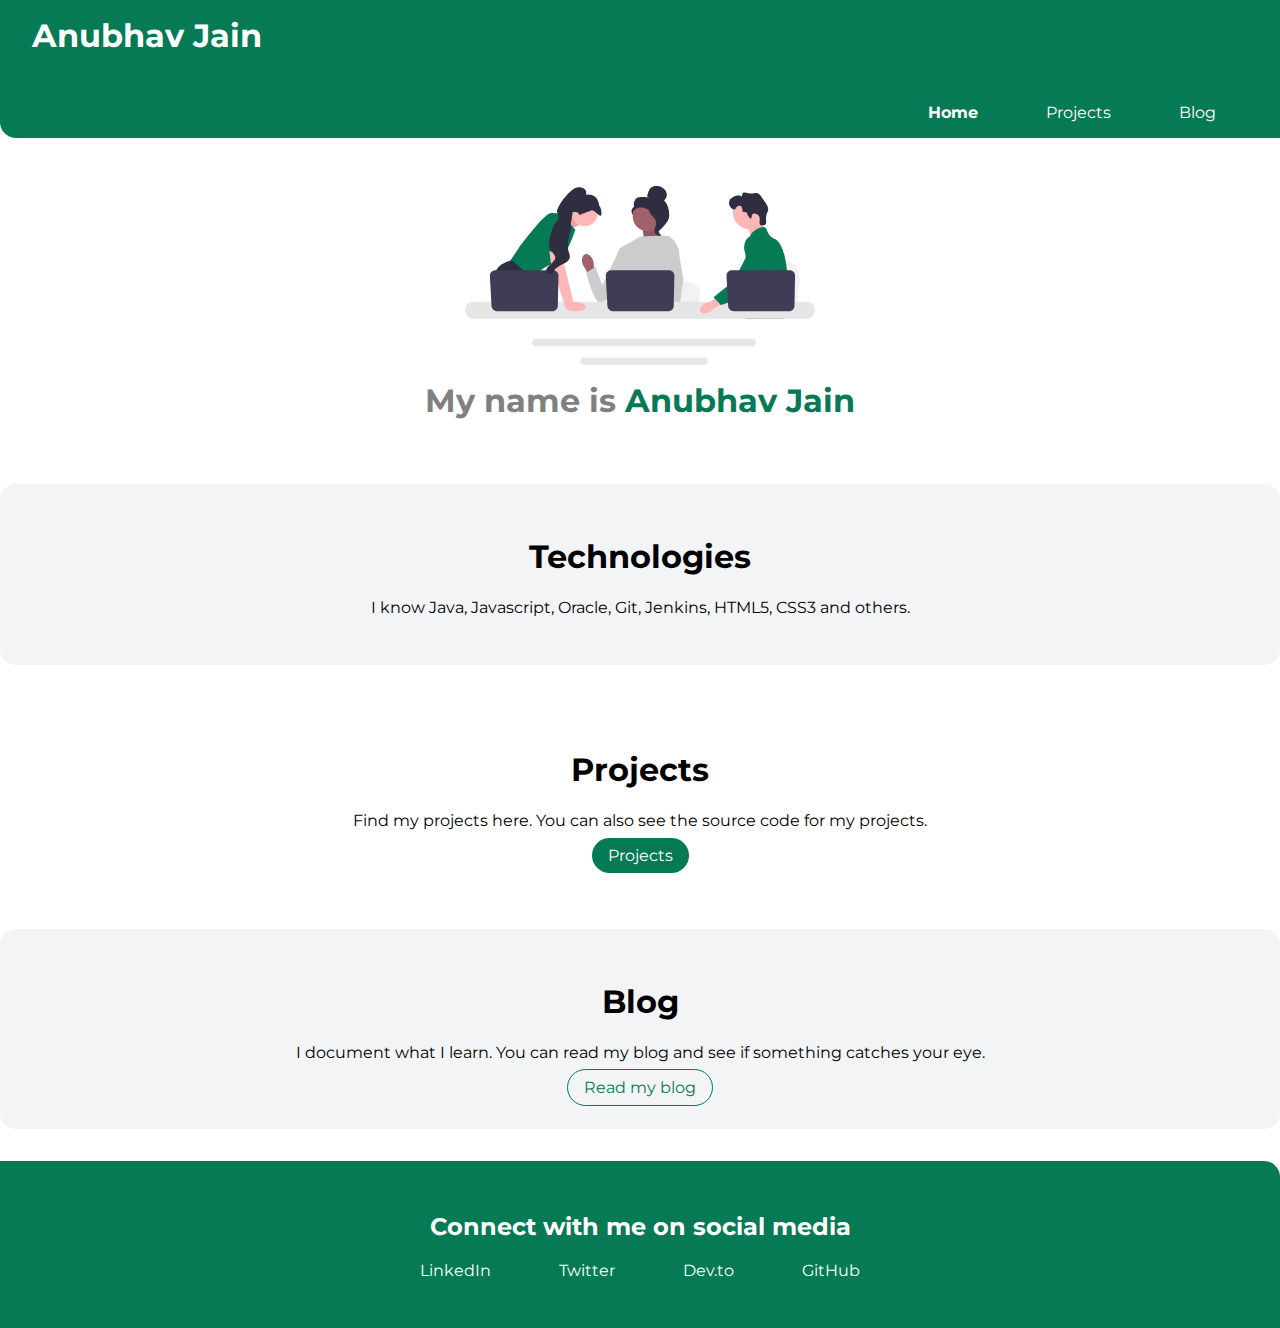
<file: index.html>
<!DOCTYPE html>
<html lang="en">
  <head>
    <meta charset="UTF-8" />
    <meta http-equiv="X-UA-Compatible" content="IE=edge" />
    <meta name="viewport" content="width=device-width, initial-scale=1.0" />
    <link rel="stylesheet" href="styles.css" />
    <title>Home</title>
  </head>
  <body>
    <nav class="navigation container">
      <div class="nav-brand">Anubhav Jain</div>
      <ul class="nav-pills no-bullet">
        <li class="list-inline">
          <a class="link link-active" href="/">Home</a>
        </li>
        <li class="list-inline">
          <a class="link" href="/projects.html">Projects</a>
        </li>
        <li class="list-inline">
          <a class="link" href="/blogs.html">Blog</a>
        </li>
      </ul>
    </nav>
    <header class="hero">
      <img src="images/head.svg" class="hero-img" alt="image" />
      <h1 class="hero-heading container-center">
        My name is <span style="color: var(--primary-color)">Anubhav Jain</span>
      </h1>
    </header>

    <section class="section off-white">
      <div class="container container-center">
        <h1>Technologies</h1>
        <p>
          I know Java, Javascript, Oracle, Git, Jenkins, HTML5, CSS3 and others.
        </p>
      </div>
    </section>
    <section class="section">
      <div class="container container-center">
        <h1>Projects</h1>
        <p>
          Find my projects here. You can also see the source code for my
          projects.
        </p>
        <a href="/projects.html" class="link primary-link">Projects</a>
      </div>
    </section>
    <section class="section off-white">
      <div class="container container-center">
        <h1>Blog</h1>
        <p>
          I document what I learn. You can read my blog and see if something
          catches your eye.
        </p>
        <a class="link secondary-link" href="/blogs.html">Read my blog</a>
      </div>
    </section>
    <footer class="footer">
      <h2>Connect with me on social media</h2>
      <ul class="social-links no-bullet">
        <li class="list-inline">
          <a class="link" href="https://www.linkedin.com/in/anubhav-j/">LinkedIn</a>
        </li>
        <li class="list-inline">
          <a class="link" href="https://twitter.com/anubhavjain9015">Twitter</a>
        </li>
        <li class="list-inline">
          <a class="link" href="https://dev.to/anubhav823">Dev.to</a>
        </li>
        <li class="list-inline">
          <a class="link" href="https://github.com/anubhav823">GitHub</a>
        </li>
      </ul>
    </footer>
  </body>
</html>
</file>
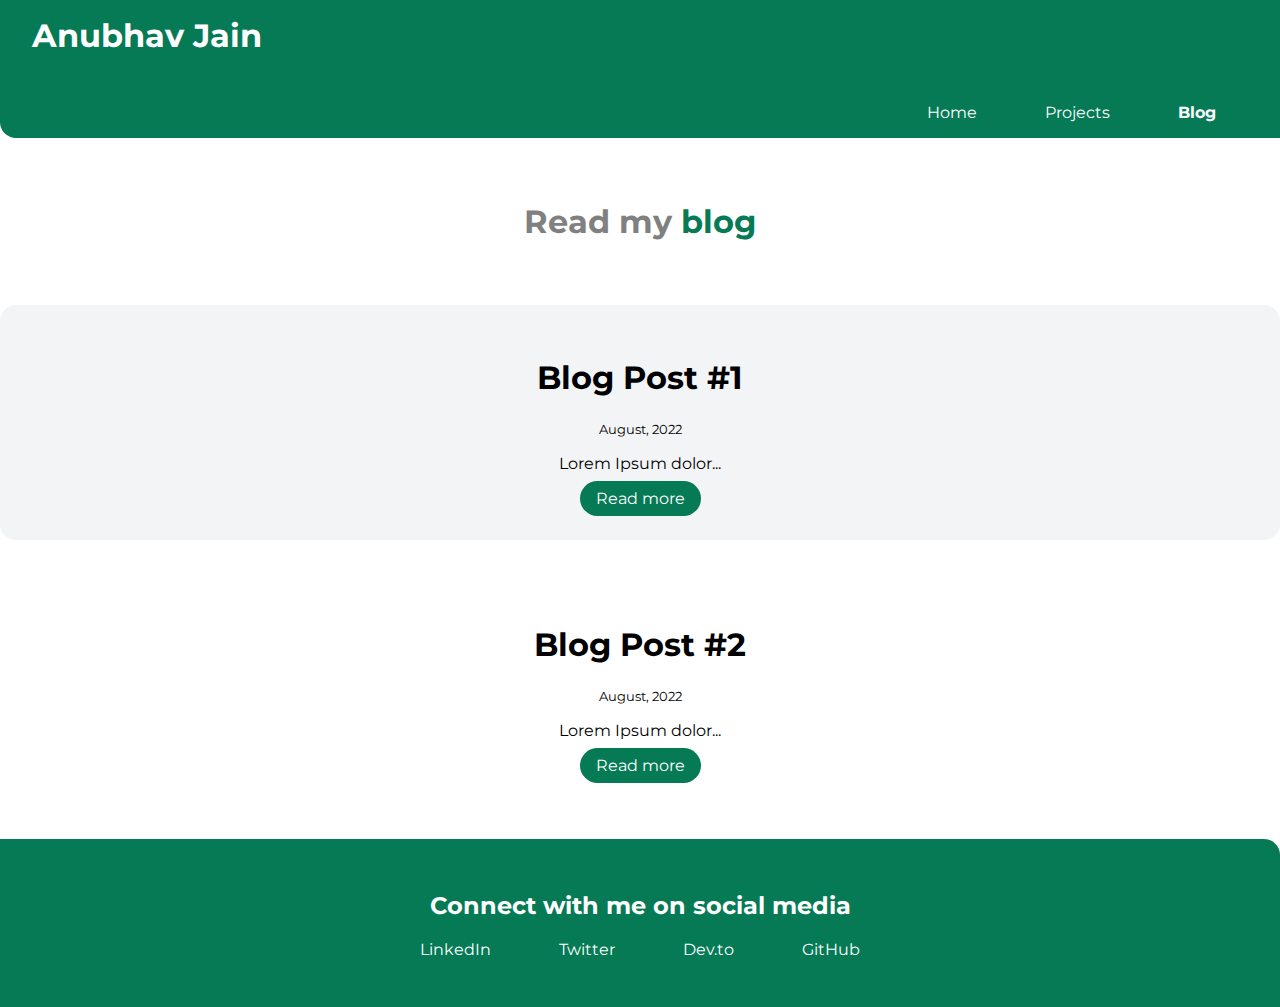
<file: blogs.html>
<!DOCTYPE html>
<html lang="en">
  <head>
    <meta charset="UTF-8" />
    <meta http-equiv="X-UA-Compatible" content="IE=edge" />
    <meta name="viewport" content="width=device-width, initial-scale=1.0" />
    <link rel="stylesheet" href="styles.css" />
    <title>Blogs</title>
  </head>
  <body>
    <nav class="navigation container">
      <div class="nav-brand">Anubhav Jain</div>
      <ul class="nav-pills no-bullet">
        <li class="list-inline">
          <a class="link" href="/">Home</a>
        </li>
        <li class="list-inline">
          <a class="link" href="/projects.html">Projects</a>
        </li>
        <li class="list-inline">
          <a class="link link-active" href="/blogs.html">Blog</a>
        </li>
      </ul>
    </nav>
    <header class="hero">
      <h1 class="hero-heading container-center">
        Read my <span style="color: var(--primary-color)">blog</span>
      </h1>
    </header>
    <section class="section off-white">
      <div class="container container-center">
        <h1>Blog Post #1</h1>
        <small>August, 2022</small>
        <p>
          Lorem Ipsum dolor...
        </p>
        <a href="/blog/dummyblog1.html" class="link primary-link">Read more</a>
      </div>
    </section>

    <section class="section">
      <div class="container container-center">
        <h1>Blog Post #2</h1>
        <small>August, 2022</small>
        <p>
          Lorem Ipsum dolor...
        </p>
        <a href="/blog/dummyblog2.html" class="link primary-link">Read more</a>
      </div>
    </section>
    <footer class="footer">
      <h2>Connect with me on social media</h2>
      <ul class="social-links no-bullet">
        <li class="list-inline">
          <a class="link" href="https://www.linkedin.com/in/anubhav-j/"
            >LinkedIn</a
          >
        </li>
        <li class="list-inline">
          <a class="link" href="https://twitter.com/anubhavjain9015">Twitter</a>
        </li>
        <li class="list-inline">
          <a class="link" href="https://dev.to/anubhav823">Dev.to</a>
        </li>
        <li class="list-inline">
          <a class="link" href="https://github.com/anubhav823">GitHub</a>
        </li>
      </ul>
    </footer>
  </body>
</html>
</file>
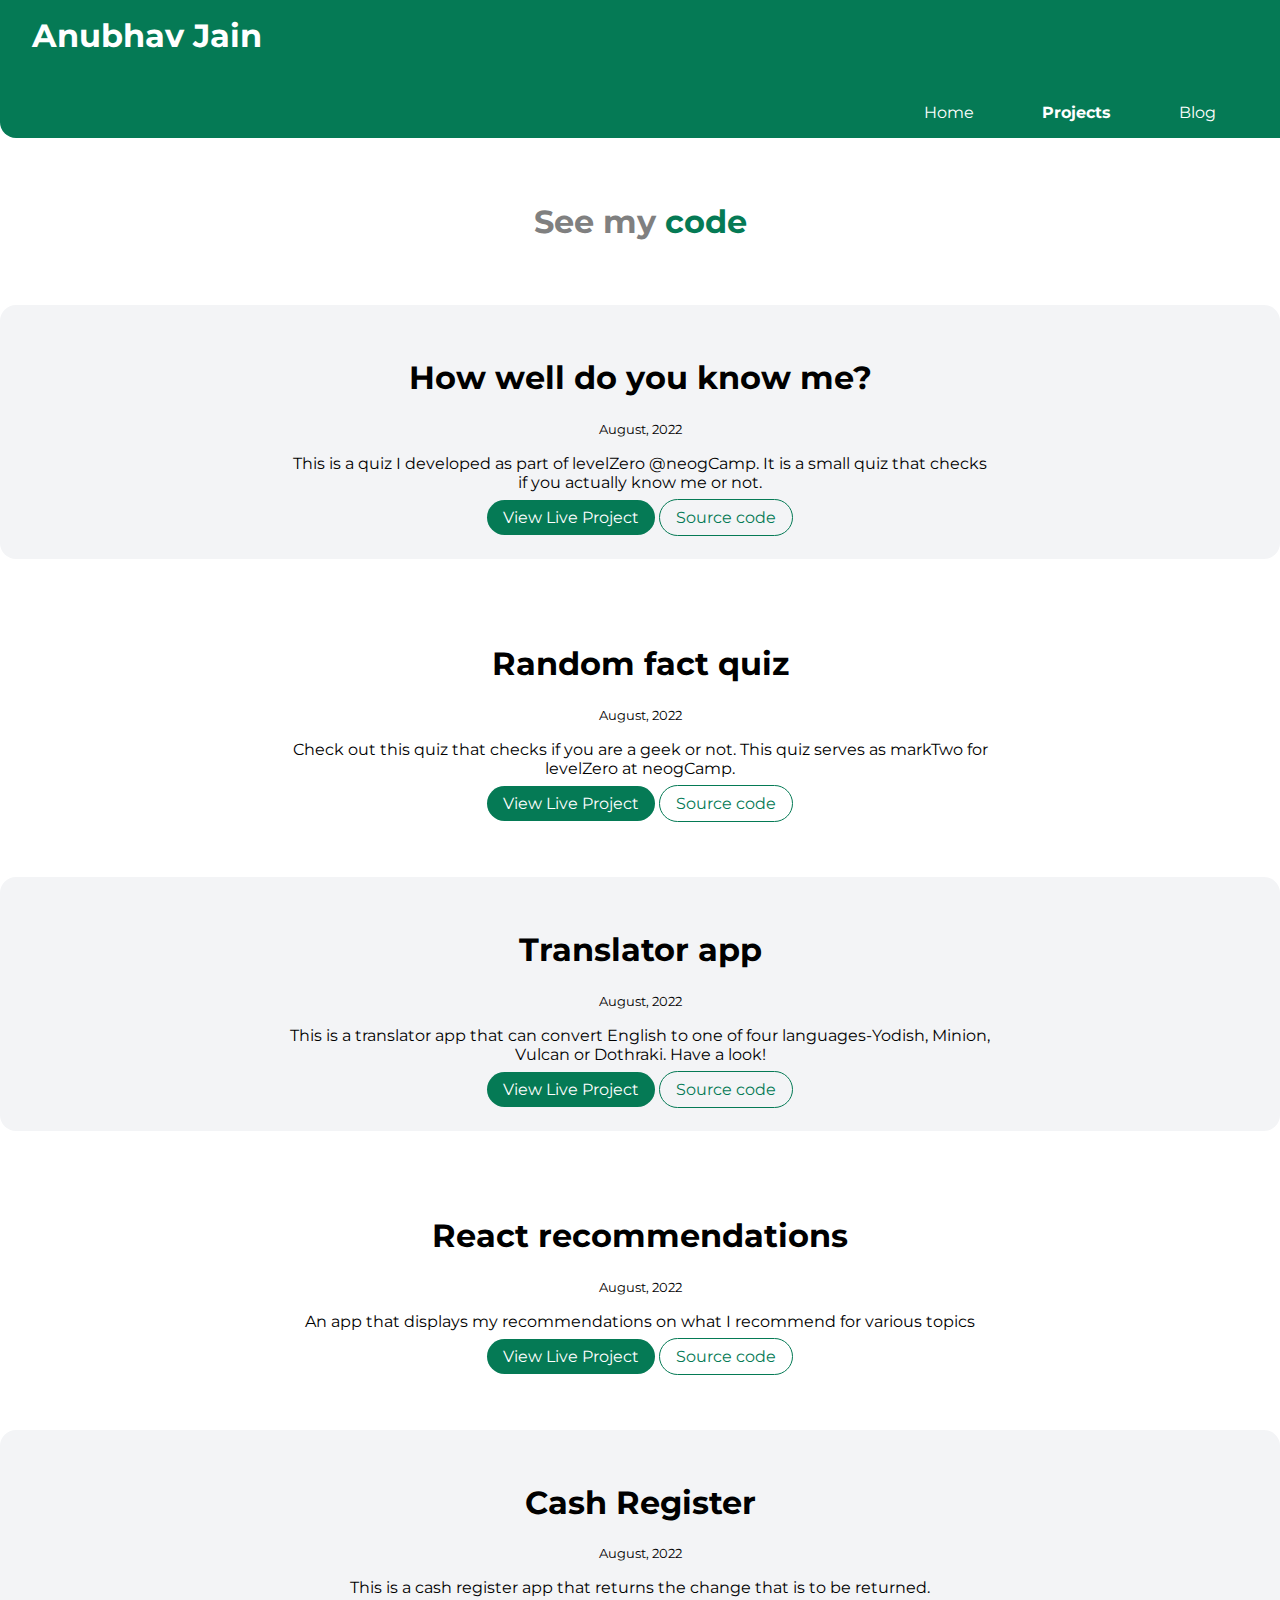
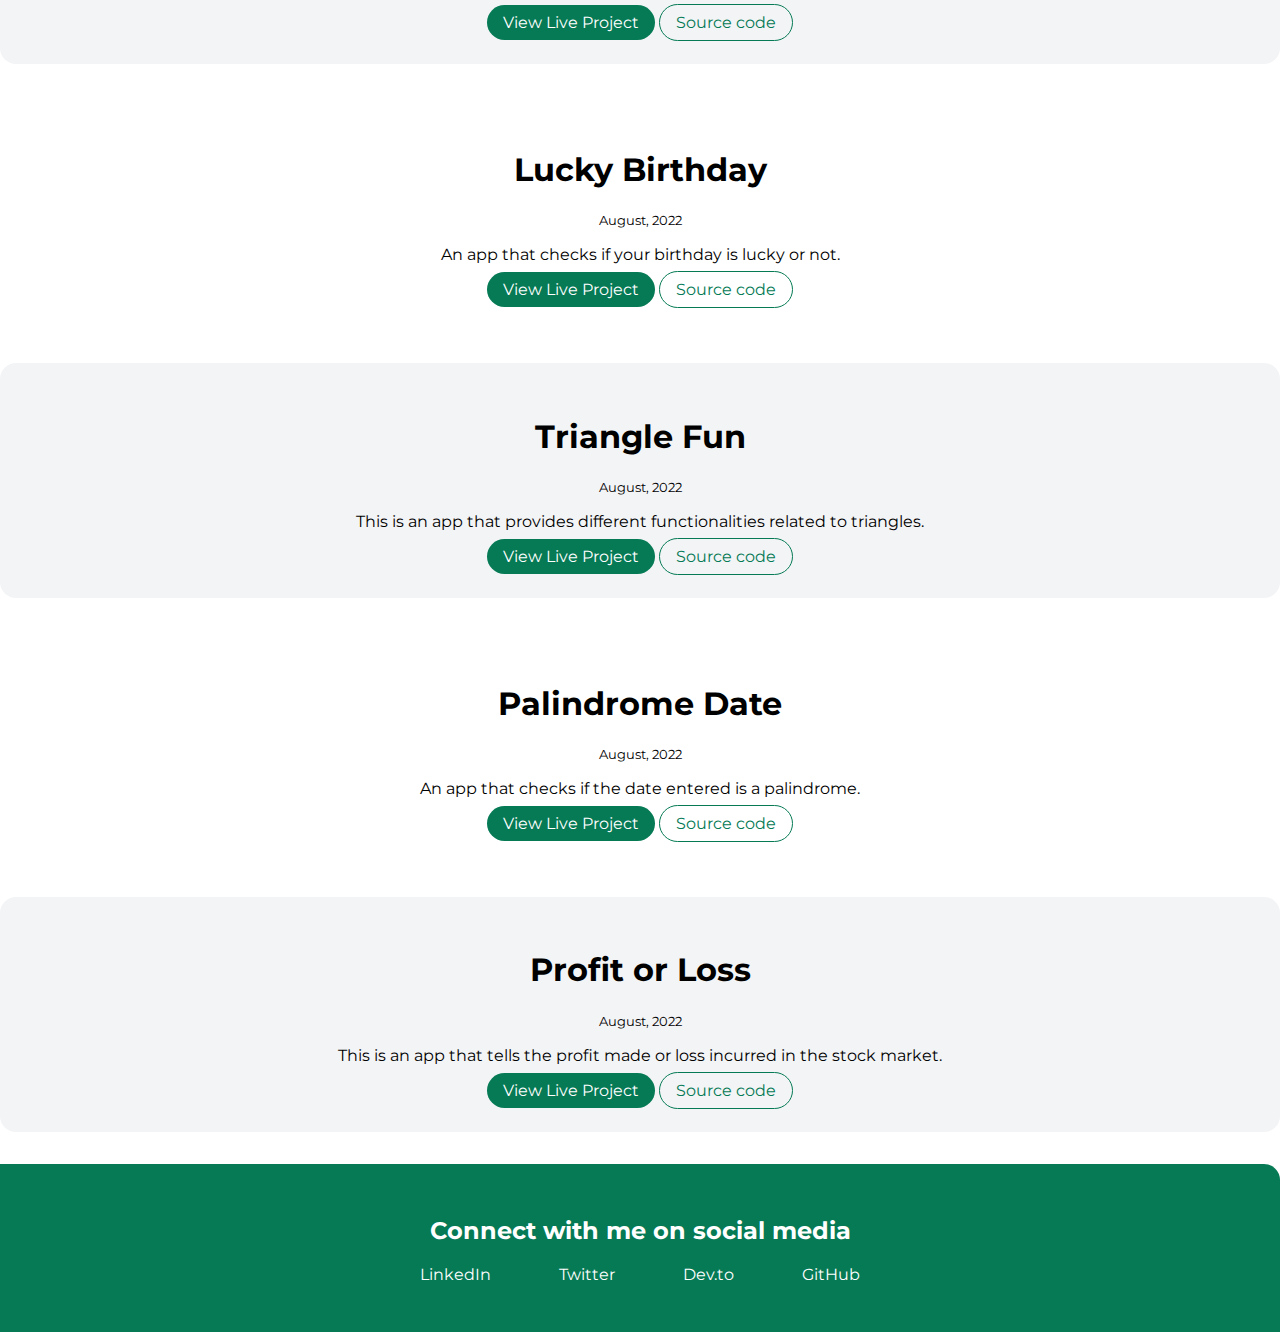
<file: projects.html>
<!DOCTYPE html>
<html lang="en">
  <head>
    <meta charset="UTF-8" />
    <meta http-equiv="X-UA-Compatible" content="IE=edge" />
    <meta name="viewport" content="width=device-width, initial-scale=1.0" />
    <link rel="stylesheet" href="styles.css" />
    <title>Projects</title>
  </head>
  <body>
    <nav class="navigation container">
      <div class="nav-brand">Anubhav Jain</div>
      <ul class="nav-pills no-bullet">
        <li class="list-inline">
          <a class="link" href="/">Home</a>
        </li>
        <li class="list-inline">
          <a class="link link-active" href="/projects.html">Projects</a>
        </li>
        <li class="list-inline">
          <a class="link" href="/blogs.html">Blog</a>
        </li>
      </ul>
    </nav>

    <header class="hero">
      <h1 class="hero-heading container-center">
        See my <span style="color: var(--primary-color)">code</span>
      </h1>
    </header>
    <section class="section off-white">
      <div class="container container-center">
        <h1>How well do you know me?</h1>
        <small>August, 2022</small>
        <p>
          This is a quiz I developed as part of levelZero @neogCamp. It is a small
          quiz that checks if you actually know me or not.
        </p>
        <a href="https://replit.com/@AnubhavJain4/mark1?embed=1&output=1" class="link primary-link">View Live Project</a>
        <a href="https://github.com/anubhav823/markOne" class="link secondary-link">Source code</a>
      </div>
    </section>

    <section class="section">
      <div class="container container-center">
        <h1>Random fact quiz</h1>
        <small>August, 2022</small>
        <p>
          Check out this quiz that checks if you are a geek or not. This quiz serves
          as markTwo for levelZero at neogCamp.
        </p>
        <a href="https://replit.com/@AnubhavJain4/mark2?embed=1&output=1" class="link primary-link">View Live Project</a>
        <a href="https://github.com/anubhav823/markTwo" class="link secondary-link">Source code</a>
      </div>
    </section>
    <section class="section off-white">
      <div class="container container-center">
        <h1>Translator app</h1>
        <small>August, 2022</small>
        <p>
          This is a translator app that can convert English to one of four languages-Yodish, Minion, Vulcan or Dothraki. Have a look!
        </p>
        <a href="https://multipletranslators.netlify.app/" class="link primary-link">View Live Project</a>
        <a href="https://github.com/anubhav823/neogCampLesson4" class="link secondary-link">Source code</a>
      </div>
    </section>
    <section class="section">
      <div class="container container-center">
        <h1>React recommendations</h1>
        <small>August, 2022</small>
        <p>
          An app that displays my recommendations on what I recommend for various topics
        </p>
        <a href="https://bmhv0b.csb.app/" class="link primary-link">View Live Project</a>
        <a href="https://github.com/anubhav823/reactRecommendations" class="link secondary-link">Source code</a>
      </div>
    </section>
    <section class="section off-white">
      <div class="container container-center">
        <h1>Cash Register</h1>
        <small>August, 2022</small>
        <p>
          This is a cash register app that returns the change that is to be returned.
        </p>
        <a href="https://cash-register-anubhav.netlify.app/" class="link primary-link">View Live Project</a>
        <a href="https://github.com/anubhav823/neogCampLessonSix" class="link secondary-link">Source code</a>
      </div>
    </section>
    <section class="section">
      <div class="container container-center">
        <h1>Lucky Birthday</h1>
        <small>August, 2022</small>
        <p>
          An app that checks if your birthday is lucky or not.
        </p>
        <a href="https://lucky-birthday-anubhav.netlify.app/" class="link primary-link">View Live Project</a>
        <a href="https://github.com/anubhav823/neogCampLessonSeven" class="link secondary-link">Source code</a>
      </div>
    </section>
    <section class="section off-white">
      <div class="container container-center">
        <h1>Triangle Fun</h1>
        <small>August, 2022</small>
        <p>
          This is an app that provides different functionalities related to triangles.
        </p>
        <a href="https://triangles-anubhav.netlify.app/" class="link primary-link">View Live Project</a>
        <a href="https://github.com/anubhav823/neogCampLessonEight" class="link secondary-link">Source code</a>
      </div>
    </section>
    <section class="section">
      <div class="container container-center">
        <h1>Palindrome Date</h1>
        <small>August, 2022</small>
        <p>
          An app that checks if the date entered is a palindrome.
        </p>
        <a href="https://palindrome-anubhav.netlify.app/" class="link primary-link">View Live Project</a>
        <a href="https://github.com/anubhav823/neogCampLessonNine" class="link secondary-link">Source code</a>
      </div>
    </section>
    <section class="section off-white">
      <div class="container container-center">
        <h1>Profit or Loss</h1>
        <small>August, 2022</small>
        <p>
          This is an app that tells the profit made or loss incurred in the stock market.
        </p>
        <a href="https://profit-loss-anubhav.netlify.app/" class="link primary-link">View Live Project</a>
        <a href="https://github.com/anubhav823/neogCampLessonTen" class="link secondary-link">Source code</a>
      </div>
    </section>
    <footer class="footer">
      <h2>Connect with me on social media</h2>
      <ul class="social-links no-bullet">
        <li class="list-inline">
          <a class="link" href="https://www.linkedin.com/in/anubhav-j/"
            >LinkedIn</a
          >
        </li>
        <li class="list-inline">
          <a class="link" href="https://twitter.com/anubhavjain9015">Twitter</a>
        </li>
        <li class="list-inline">
          <a class="link" href="https://dev.to/anubhav823">Dev.to</a>
        </li>
        <li class="list-inline">
          <a class="link" href="https://github.com/anubhav823">GitHub</a>
        </li>
      </ul>
    </footer>
  </body>
</html>
</file>
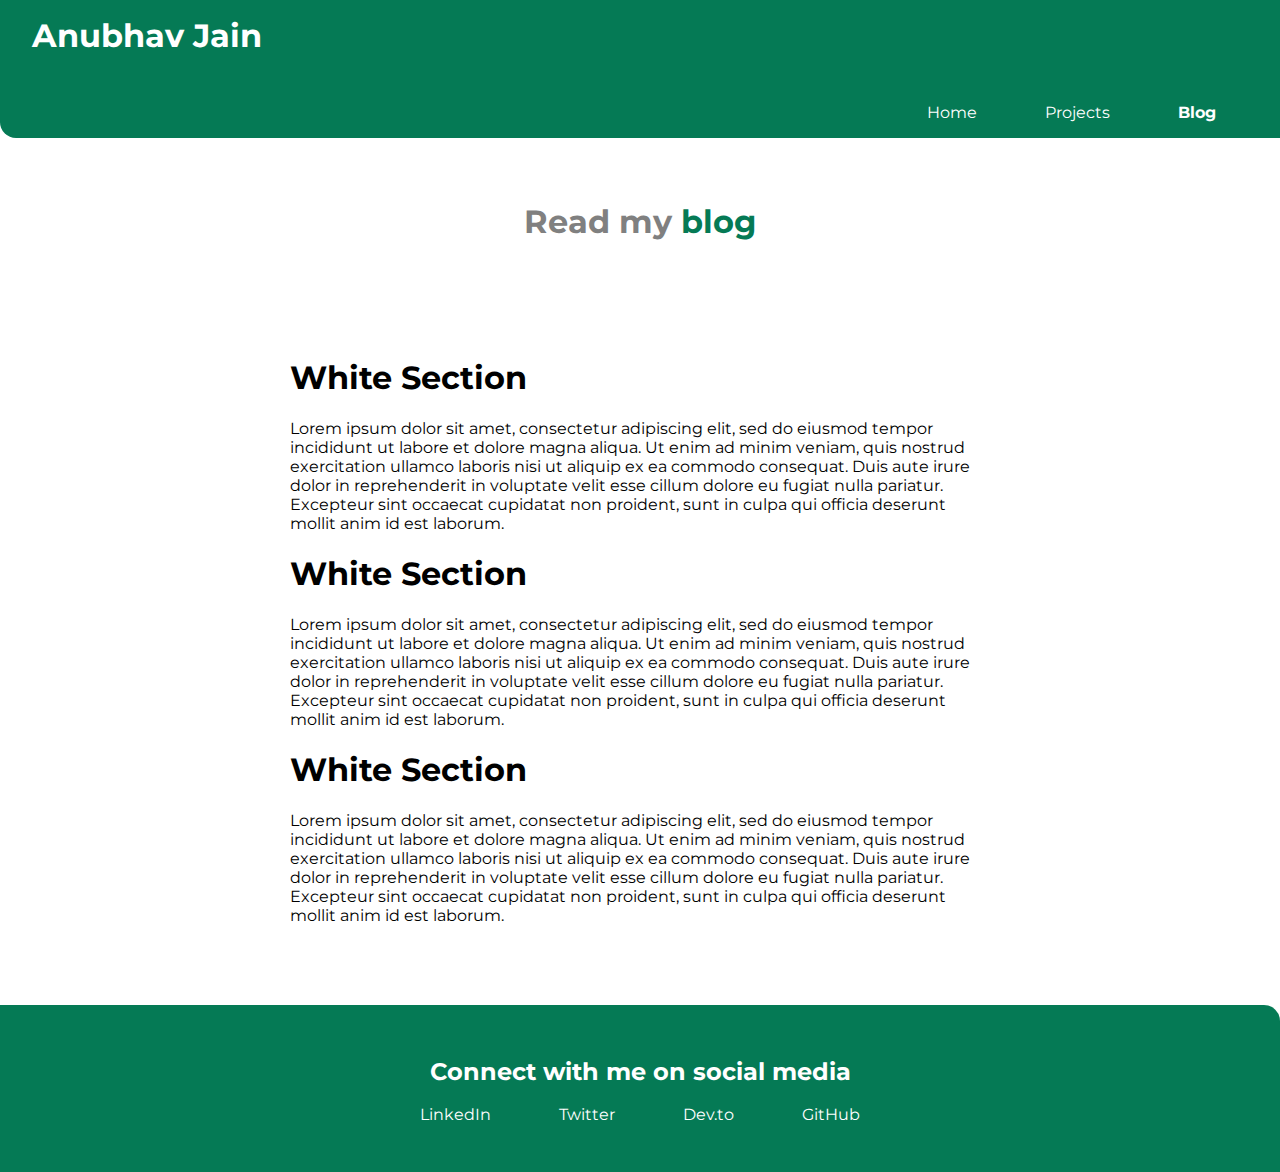
<file: blog/dummyblog1.html>
<!DOCTYPE html>
<html lang="en">
  <head>
    <meta charset="UTF-8" />
    <meta http-equiv="X-UA-Compatible" content="IE=edge" />
    <meta name="viewport" content="width=device-width, initial-scale=1.0" />
    <link rel="stylesheet" href="./../styles.css" />
    <title>Blog #1</title>
  </head>
  <body>
    <nav class="navigation container">
      <div class="nav-brand">Anubhav Jain</div>
      <ul class="nav-pills no-bullet">
        <li class="list-inline">
          <a class="link" href="/">Home</a>
        </li>
        <li class="list-inline">
          <a class="link" href="/projects.html">Projects</a>
        </li>
        <li class="list-inline">
          <a class="link link-active" href="/blogs.html">Blog</a>
        </li>
      </ul>
    </nav>
    <header class="hero">
      <h1 class="hero-heading container-center">
        Read my <span style="color: var(--primary-color)">blog</span>
      </h1>
    </header>
    <section class="section">
      <div class="container container-center">
        <div class="container-left">
          <h1>White Section</h1>
          <p>
            Lorem ipsum dolor sit amet, consectetur adipiscing elit, sed do
            eiusmod tempor incididunt ut labore et dolore magna aliqua. Ut enim
            ad minim veniam, quis nostrud exercitation ullamco laboris nisi ut
            aliquip ex ea commodo consequat. Duis aute irure dolor in
            reprehenderit in voluptate velit esse cillum dolore eu fugiat nulla
            pariatur. Excepteur sint occaecat cupidatat non proident, sunt in
            culpa qui officia deserunt mollit anim id est laborum.
          </p>
          <h1>White Section</h1>
          <p>
            Lorem ipsum dolor sit amet, consectetur adipiscing elit, sed do
            eiusmod tempor incididunt ut labore et dolore magna aliqua. Ut enim
            ad minim veniam, quis nostrud exercitation ullamco laboris nisi ut
            aliquip ex ea commodo consequat. Duis aute irure dolor in
            reprehenderit in voluptate velit esse cillum dolore eu fugiat nulla
            pariatur. Excepteur sint occaecat cupidatat non proident, sunt in
            culpa qui officia deserunt mollit anim id est laborum.
          </p>
          <h1>White Section</h1>
          <p>
            Lorem ipsum dolor sit amet, consectetur adipiscing elit, sed do
            eiusmod tempor incididunt ut labore et dolore magna aliqua. Ut enim
            ad minim veniam, quis nostrud exercitation ullamco laboris nisi ut
            aliquip ex ea commodo consequat. Duis aute irure dolor in
            reprehenderit in voluptate velit esse cillum dolore eu fugiat nulla
            pariatur. Excepteur sint occaecat cupidatat non proident, sunt in
            culpa qui officia deserunt mollit anim id est laborum.
          </p>
        </div>
      </div>
    </section>
    <footer class="footer">
      <h2>Connect with me on social media</h2>
      <ul class="social-links no-bullet">
        <li class="list-inline">
          <a class="link" href="https://www.linkedin.com/in/anubhav-j/"
            >LinkedIn</a
          >
        </li>
        <li class="list-inline">
          <a class="link" href="https://twitter.com/anubhavjain9015">Twitter</a>
        </li>
        <li class="list-inline">
          <a class="link" href="https://dev.to/anubhav823">Dev.to</a>
        </li>
        <li class="list-inline">
          <a class="link" href="https://github.com/anubhav823">GitHub</a>
        </li>
      </ul>
    </footer>
  </body>
</html>
</file>
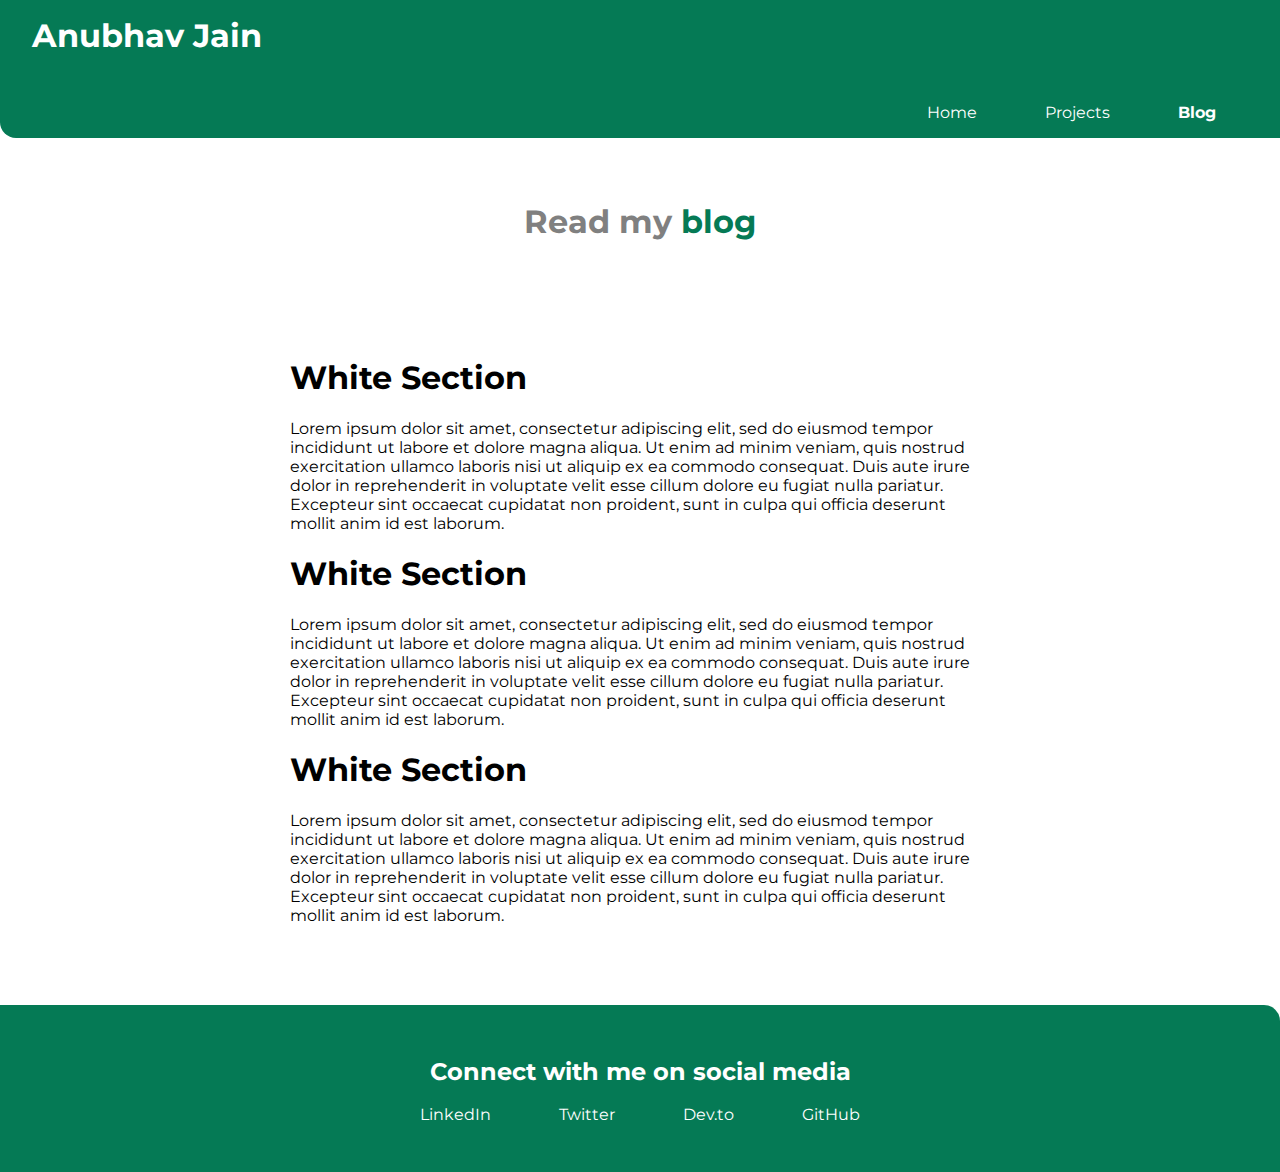
<file: blog/dummyblog2.html>
<!DOCTYPE html>
<html lang="en">
  <head>
    <meta charset="UTF-8" />
    <meta http-equiv="X-UA-Compatible" content="IE=edge" />
    <meta name="viewport" content="width=device-width, initial-scale=1.0" />
    <link rel="stylesheet" href="./../styles.css" />
    <title>Blog #2</title>
  </head>
  <body>
    <nav class="navigation container">
      <div class="nav-brand">Anubhav Jain</div>
      <ul class="nav-pills no-bullet">
        <li class="list-inline">
          <a class="link" href="/">Home</a>
        </li>
        <li class="list-inline">
          <a class="link" href="/projects.html">Projects</a>
        </li>
        <li class="list-inline">
          <a class="link link-active" href="/blogs.html">Blog</a>
        </li>
      </ul>
    </nav>
    <header class="hero">
      <h1 class="hero-heading container-center">
        Read my <span style="color: var(--primary-color)">blog</span>
      </h1>
    </header>
    <section class="section">
      <div class="container container-center">
        <div class="container-left">
          <h1 class="blog-heading">White Section</h1>
          <p>
            Lorem ipsum dolor sit amet, consectetur adipiscing elit, sed do
            eiusmod tempor incididunt ut labore et dolore magna aliqua. Ut enim
            ad minim veniam, quis nostrud exercitation ullamco laboris nisi ut
            aliquip ex ea commodo consequat. Duis aute irure dolor in
            reprehenderit in voluptate velit esse cillum dolore eu fugiat nulla
            pariatur. Excepteur sint occaecat cupidatat non proident, sunt in
            culpa qui officia deserunt mollit anim id est laborum.
          </p>
          <h1 class="blog-heading">White Section</h1>
          <p>
            Lorem ipsum dolor sit amet, consectetur adipiscing elit, sed do
            eiusmod tempor incididunt ut labore et dolore magna aliqua. Ut enim
            ad minim veniam, quis nostrud exercitation ullamco laboris nisi ut
            aliquip ex ea commodo consequat. Duis aute irure dolor in
            reprehenderit in voluptate velit esse cillum dolore eu fugiat nulla
            pariatur. Excepteur sint occaecat cupidatat non proident, sunt in
            culpa qui officia deserunt mollit anim id est laborum.
          </p>
          <h1 class="blog-heading">White Section</h1>
          <p>
            Lorem ipsum dolor sit amet, consectetur adipiscing elit, sed do
            eiusmod tempor incididunt ut labore et dolore magna aliqua. Ut enim
            ad minim veniam, quis nostrud exercitation ullamco laboris nisi ut
            aliquip ex ea commodo consequat. Duis aute irure dolor in
            reprehenderit in voluptate velit esse cillum dolore eu fugiat nulla
            pariatur. Excepteur sint occaecat cupidatat non proident, sunt in
            culpa qui officia deserunt mollit anim id est laborum.
          </p>
        </div>
      </div>
    </section>
    <footer class="footer">
      <h2>Connect with me on social media</h2>
      <ul class="social-links no-bullet">
        <li class="list-inline">
          <a class="link" href="https://www.linkedin.com/in/anubhav-j/"
            >LinkedIn</a
          >
        </li>
        <li class="list-inline">
          <a class="link" href="https://twitter.com/anubhavjain9015">Twitter</a>
        </li>
        <li class="list-inline">
          <a class="link" href="https://dev.to/anubhav823">Dev.to</a>
        </li>
        <li class="list-inline">
          <a class="link" href="https://github.com/anubhav823">GitHub</a>
        </li>
      </ul>
    </footer>
  </body>
</html>
</file>
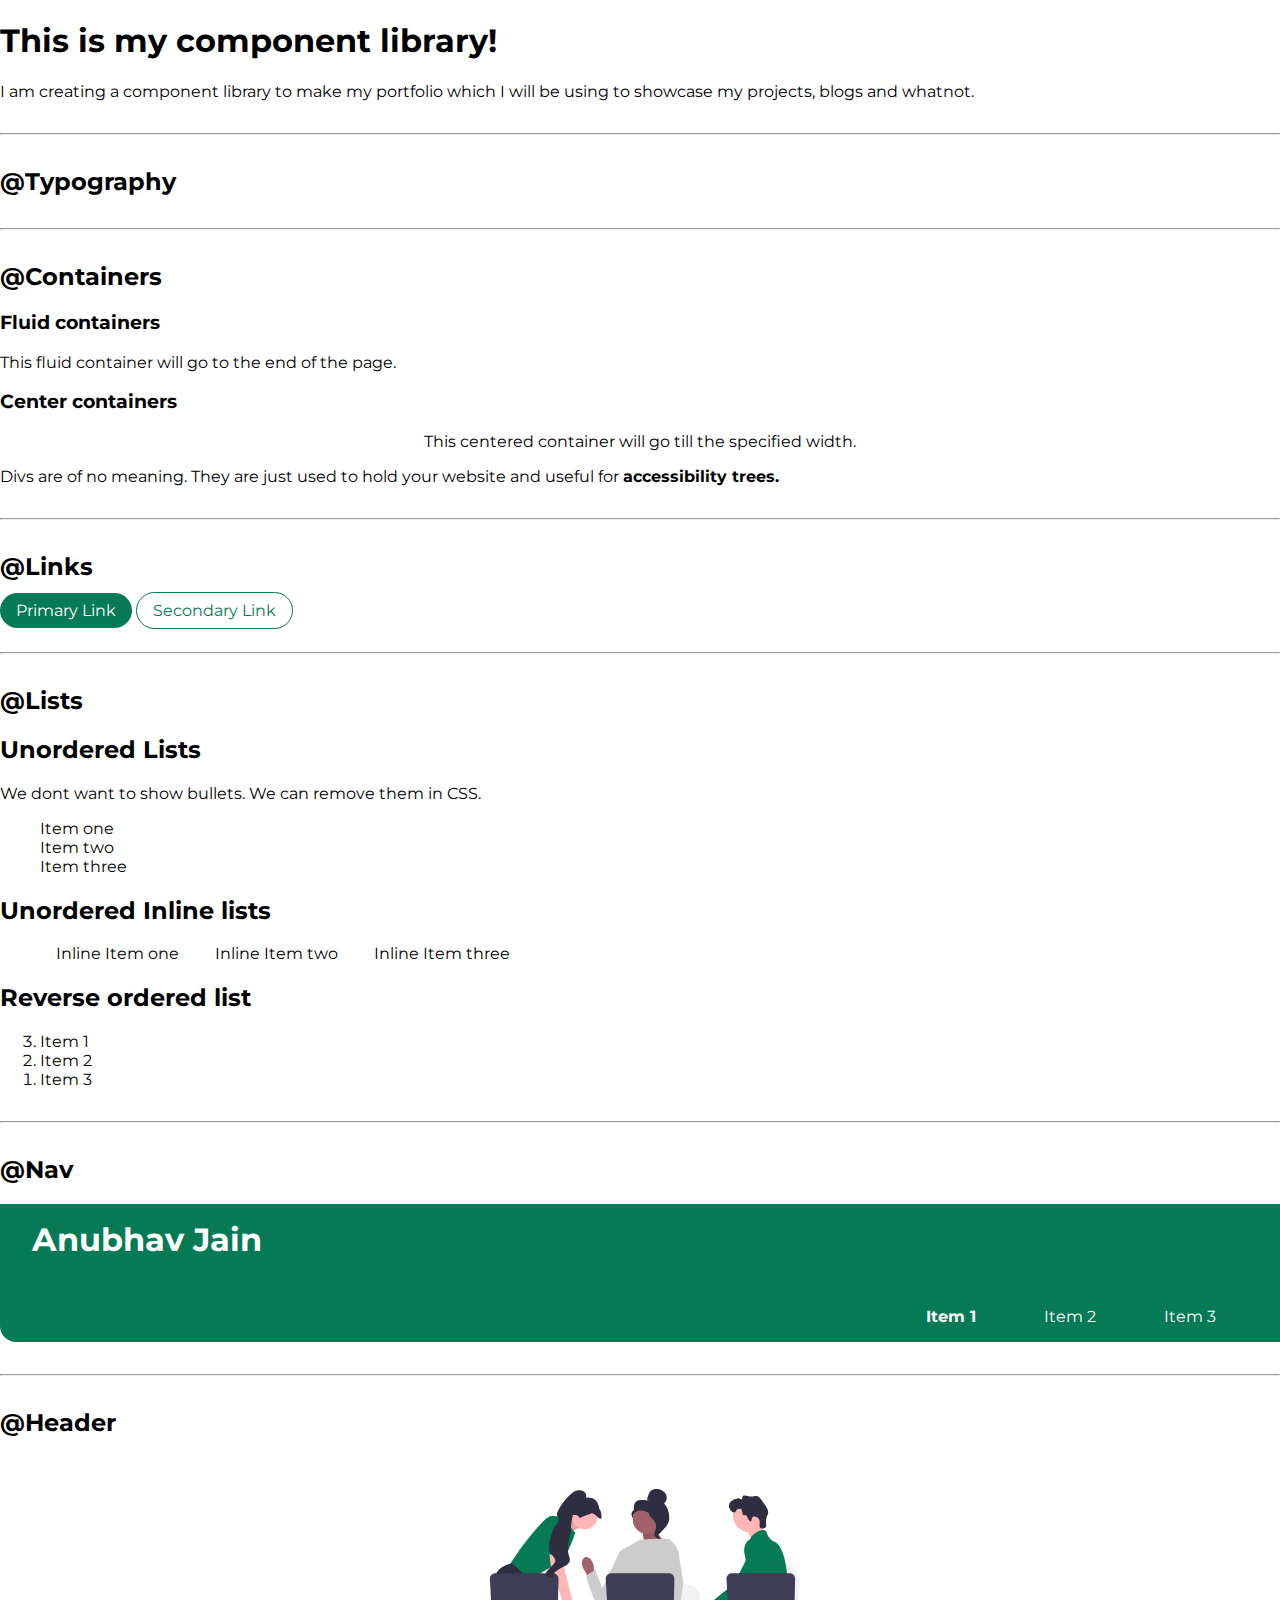
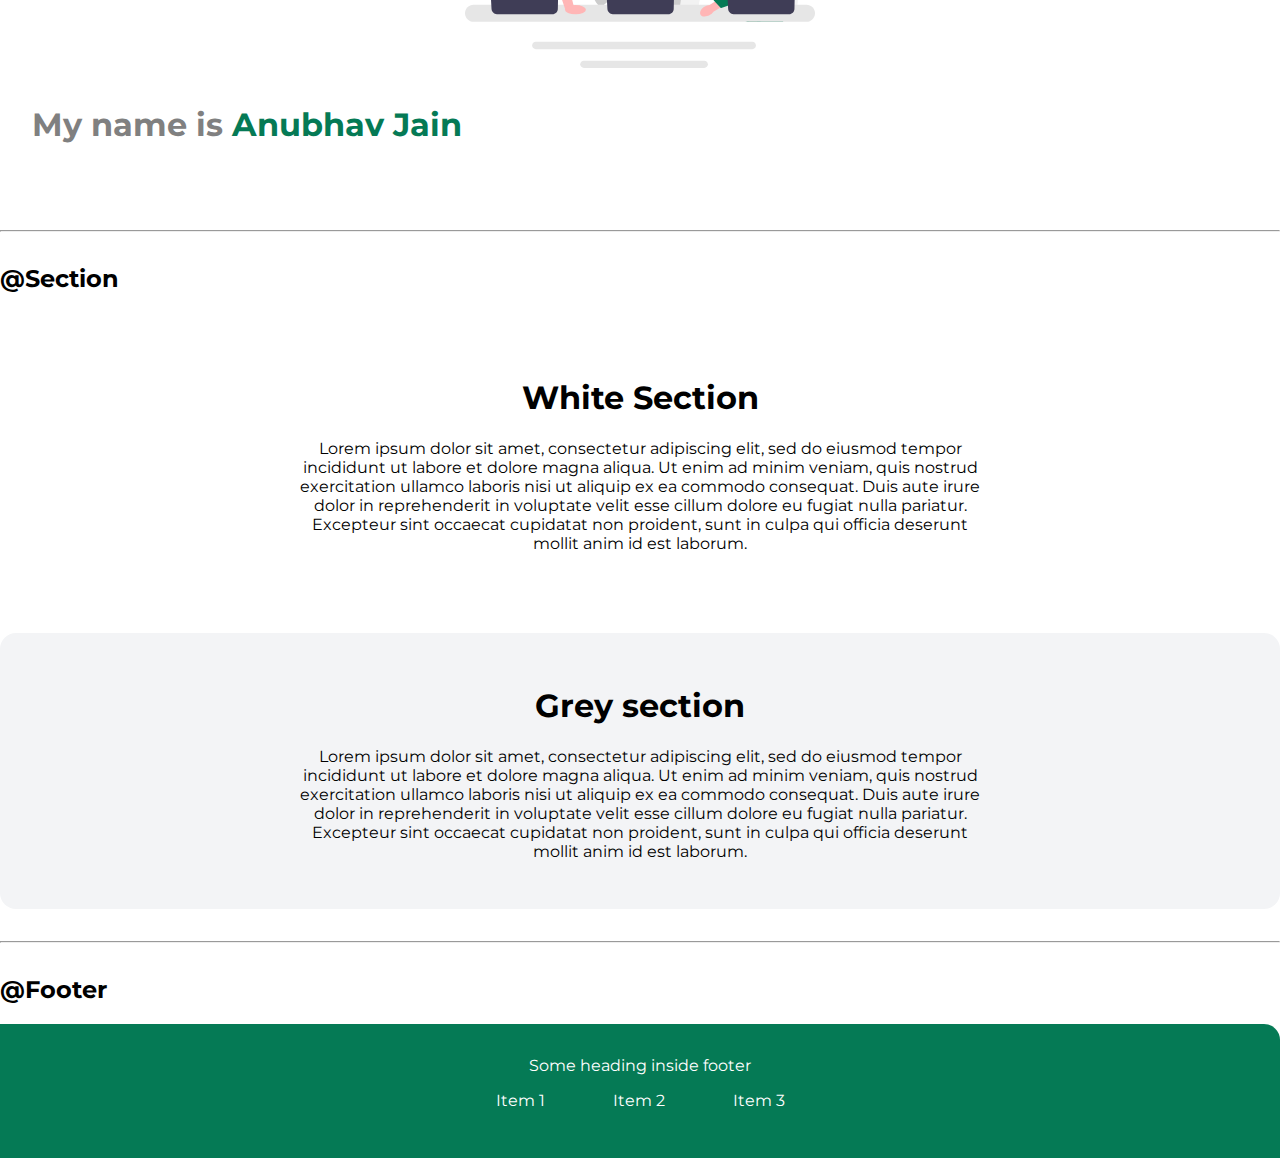
<file: lib/components/components.html>
<!DOCTYPE html>
<html lang="en">
  <head>
    <meta charset="UTF-8" />
    <meta http-equiv="X-UA-Compatible" content="IE=edge" />
    <meta name="viewport" content="width=device-width, initial-scale=1.0" />
    <link rel="stylesheet" href="./../../styles.css" />
    <title>Component Library</title>
  </head>
  <body>
    <h1>This is my component library!</h1>
    <p>
      I am creating a component library to make my portfolio which I will be
      using to showcase my projects, blogs and whatnot.
    </p>
    <hr />
    <h2>@Typography</h2>
    <hr />
    <h2>@Containers</h2>
    <h3>Fluid containers</h3>
    <div class="'container">
      This fluid container will go to the end of the page.
    </div>

    <h3>Center containers</h3>
    <div class="container container-center">
      This centered container will go till the specified width.
    </div>
    <p>
      Divs are of no meaning. They are just used to hold your website and useful
      for <strong>accessibility trees.</strong>
    </p>

    <hr />
    <h2>@Links</h2>
    <a href="/" class="link primary-link">Primary Link</a>
    <a class="link secondary-link" href="/">Secondary Link</a>

    <hr />
    <h2>@Lists</h2>
    <h2>Unordered Lists</h2>
    <p>We dont want to show bullets. We can remove them in CSS.</p>
    <ul class="no-bullet">
      <li>Item one</li>
      <li>Item two</li>
      <li>Item three</li>
    </ul>
    <h2>Unordered Inline lists</h2>
    <ul class="no-bullet">
      <li class="list-inline">Inline Item one</li>
      <li class="list-inline">Inline Item two</li>
      <li class="list-inline">Inline Item three</li>
    </ul>

    <h2>Reverse ordered list</h2>
    <ol reversed>
      <li>Item 1</li>
      <li>Item 2</li>
      <li>Item 3</li>
    </ol>
    <hr />
    <h2>@Nav</h2>
    <nav class="navigation container">
      <div class="nav-brand">Anubhav Jain</div>
      <ul class="nav-pills no-bullet">
        <li class="list-inline">
          <a class="link link-active" href="/">Item 1</a>
        </li>
        <li class="list-inline">
          <a class="link" href="/">Item 2</a>
        </li>
        <li class="list-inline">
          <a class="link" href="/">Item 3</a>
        </li>
      </ul>
    </nav>
    <hr />
    <h2>@Header</h2>
    <header class="hero">
      <img src="./../../images/head.svg" class="hero-img" alt="image" />
      <h1 class="hero-heading">
        My name is <span style="color: var(--primary-color)">Anubhav Jain</span>
      </h1>
    </header>

    <hr />
    <h2>@Section</h2>
    <section class="section">
      <div class="container container-center">
        <h1>White Section</h1>
        <p>
          Lorem ipsum dolor sit amet, consectetur adipiscing elit, sed do
          eiusmod tempor incididunt ut labore et dolore magna aliqua. Ut enim ad
          minim veniam, quis nostrud exercitation ullamco laboris nisi ut
          aliquip ex ea commodo consequat. Duis aute irure dolor in
          reprehenderit in voluptate velit esse cillum dolore eu fugiat nulla
          pariatur. Excepteur sint occaecat cupidatat non proident, sunt in
          culpa qui officia deserunt mollit anim id est laborum.
        </p>
      </div>
    </section>
    <section class="section off-white">
      <div class="container container-center">
        <h1>Grey section</h1>
        <p>
          Lorem ipsum dolor sit amet, consectetur adipiscing elit, sed do
          eiusmod tempor incididunt ut labore et dolore magna aliqua. Ut enim ad
          minim veniam, quis nostrud exercitation ullamco laboris nisi ut
          aliquip ex ea commodo consequat. Duis aute irure dolor in
          reprehenderit in voluptate velit esse cillum dolore eu fugiat nulla
          pariatur. Excepteur sint occaecat cupidatat non proident, sunt in
          culpa qui officia deserunt mollit anim id est laborum.
        </p>
      </div>
    </section>

    <hr />
    <h2>@Footer</h2>
    <footer class="footer">
      <div>Some heading inside footer</div>
      <ul class="social-links no-bullet">
        <li class="list-inline">
          <a class="link" href="/">Item 1</a>
        </li>
        <li class="list-inline">
          <a class="link" href="/">Item 2</a>
        </li>
        <li class="list-inline">
          <a class="link" href="/">Item 3</a>
        </li>
      </ul>
    </footer>
  </body>
</html>
</file>
<file: styles.css>
@import url("https://fonts.googleapis.com/css2?family=Montserrat:ital,wght@0,400;0,700;1,700&display=swap");

:root {
  --primary-color: #057a55;
  --dark-gray: grey;
  --off-white: #f3f4f6;
}

body {
  font-family: "Montserrat", sans-serif;
  margin: 0;
}

/**containers**/
.container {
  padding: 0rem 1rem;
}

hr {
  margin: 2rem 0rem;
}
.container-center {
  max-width: 700px;
  width: 100%;
  margin: auto;
  text-align: center;
}
.container-left {
  max-width: 700px;
  width: 100%;
  text-align: left;
}
.section .container .container-left>h1{
  text-align: left;
}
/**links**/
.link {
  text-decoration: none;
  padding: 0.5rem 1rem;
}

.primary-link:hover {
  background-color: #025037;
}
.secondary-link:hover {
  background-color: #a7a9ad;
}
.primary-link {
  background-color: var(--primary-color);
  border-radius: 2rem;
  color: white;
  border: none;
  margin: 1rem auto;
}

.secondary-link {
  color: var(--primary-color);
  border-radius: 2rem;
  border: 1px solid var(--primary-color);
  margin: 1rem auto;
}
a:hover {
  background-color: #025037;
}
/**list styles**/
.no-bullet {
  list-style: none;
}

.list-inline {
  display: inline;
  padding: 0rem 1rem;
}

/**nav**/
.navigation {
  background-color: var(--primary-color);
  color: white;
  border-bottom-left-radius: 1rem;
}

.link-active {
  font-weight: bold;
}
.navigation .nav-pills {
  text-align: right;
  padding: 1rem;
}

.nav-brand {
  font-weight: bold;
  font-size: 2rem;
  padding: 1rem;
}
.navigation .link {
  color: white;
}

/**header**/
.hero {
  padding: 2rem;
}

.hero .hero-img {
  max-width: 350px;
  display: block;
  margin: auto;
}
.hero .hero-heading {
  font-size: 2rem;
  padding-top: 1rem;
  color: var(--dark-gray);
}

/**section**/
.section {
  padding: 2rem;
  margin: 2rem 0;
  /* width:0.6vw; */
  text-align: center;
  border-radius: 1rem;
}
.section h1 {
  text-align: center;
}

.off-white {
  background-color: var(--off-white);
}

/**footer**/
.footer {
  background-color: var(--primary-color);
  padding: 2rem 1rem;
  text-align: center;
  color: white;
  border-top-right-radius: 1rem;
}
.footer .link {
  color: white;
}
.footer ul {
  padding-inline-start: 0%;
}
</file>
